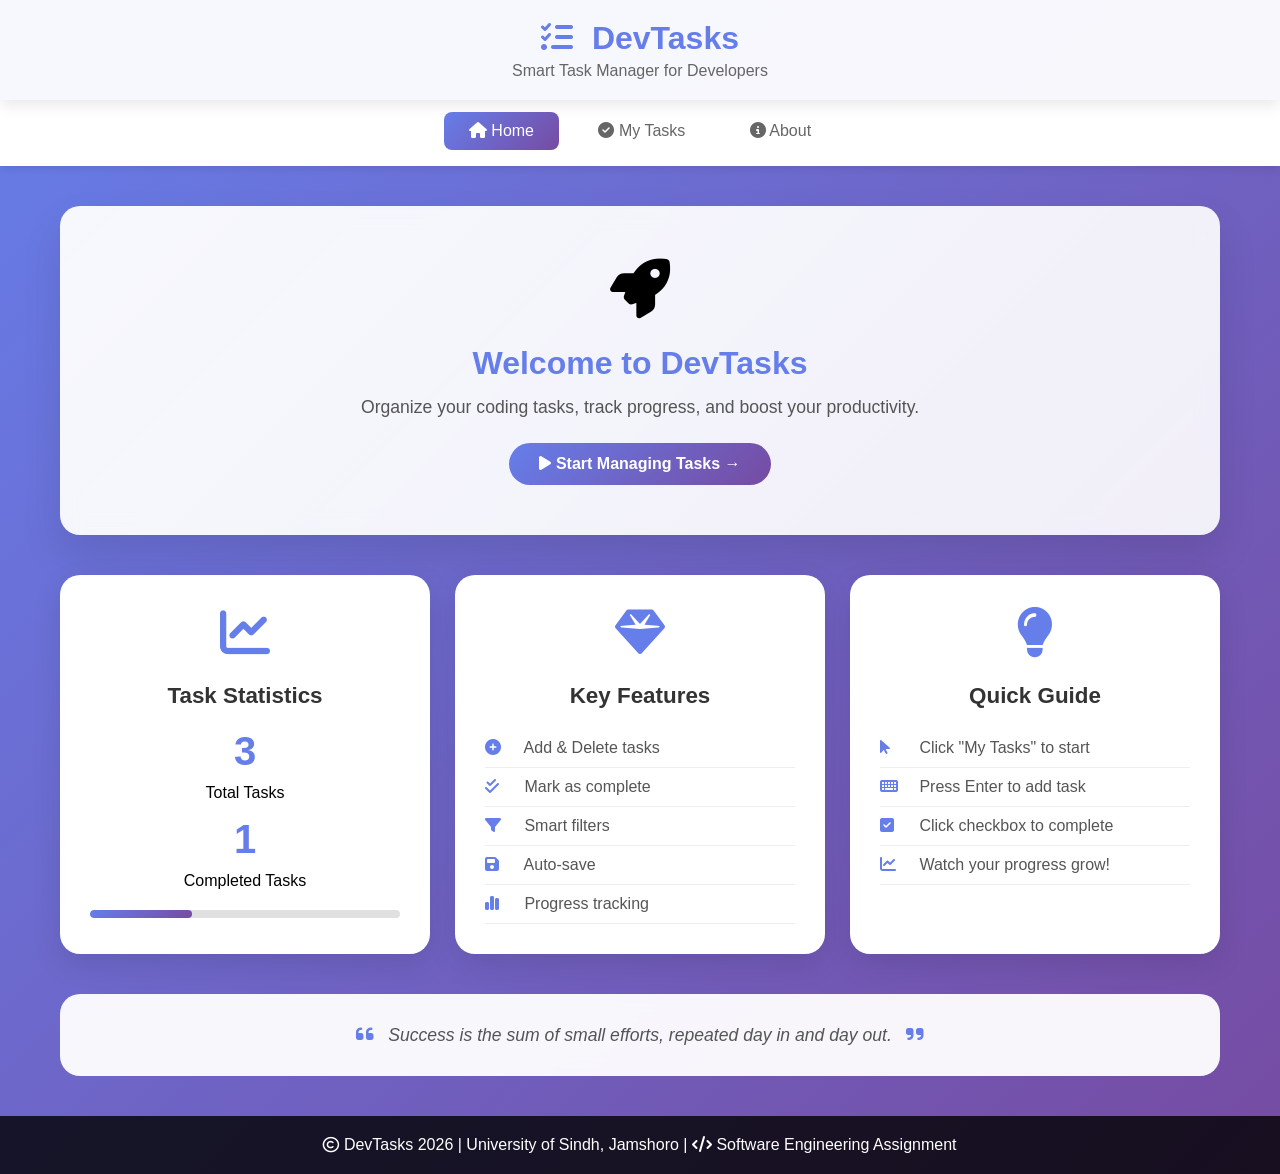
<file: index.html>
<!DOCTYPE html>
<html lang="en">
<head>
    <meta charset="UTF-8">
    <meta name="viewport" content="width=device-width, initial-scale=1.0">
    <title>DevTasks - Smart Task Manager</title>
    <link rel="icon" type="image/png" href="https://cdn-icons-png.flaticon.com/512/190/190411.png">
    <link rel="stylesheet" href="https://cdnjs.cloudflare.com/ajax/libs/font-awesome/6.4.0/css/all.min.css">
    <link rel="stylesheet" href="style.css">
</head>
<body>

    <header class="animate-slide-down">
        <h1><i class="fas fa-tasks"></i> DevTasks</h1>
        <p>Smart Task Manager for Developers</p>
    </header>

    <nav class="animate-slide-down">
        <a href="index.html" class="active"><i class="fas fa-home"></i> Home</a>
        <a href="tasks.html"><i class="fas fa-check-circle"></i> My Tasks</a>
        <a href="about.html"><i class="fas fa-info-circle"></i> About</a>
    </nav>

    <main>
        <div class="welcome-section animate-fade-in">
            <div class="welcome-icon">
                <i class="fas fa-rocket"></i>
            </div>
            <h2>Welcome to DevTasks</h2>
            <p>Organize your coding tasks, track progress, and boost your productivity.</p>
            <a href="tasks.html" class="btn pulse"><i class="fas fa-play"></i> Start Managing Tasks →</a>
        </div>

        <div class="info-grid">
            <div class="info-card animate-card" style="animation-delay: 0.1s">
                <div class="card-icon">
                    <i class="fas fa-chart-line"></i>
                </div>
                <h3>Task Statistics</h3>
                <div class="stats-display">
                    <div class="stat-number" id="totalTasks">
                        <span class="counter">0</span>
                    </div>
                    <div class="stat-label">Total Tasks</div>
                    <div class="stat-number" id="completedTasks" style="margin-top: 15px;">
                        <span class="counter">0</span>
                    </div>
                    <div class="stat-label">Completed Tasks</div>
                </div>
                <div class="progress-bar">
                    <div class="progress-fill" id="progressFill" style="width: 0%"></div>
                </div>
            </div>

            <div class="info-card animate-card" style="animation-delay: 0.2s">
                <div class="card-icon">
                    <i class="fas fa-gem"></i>
                </div>
                <h3>Key Features</h3>
                <ul>
                    <li><i class="fas fa-plus-circle"></i> Add & Delete tasks</li>
                    <li><i class="fas fa-check-double"></i> Mark as complete</li>
                    <li><i class="fas fa-filter"></i> Smart filters</li>
                    <li><i class="fas fa-save"></i> Auto-save</li>
                    <li><i class="fas fa-chart-simple"></i> Progress tracking</li>
                </ul>
            </div>

            <div class="info-card animate-card" style="animation-delay: 0.3s">
                <div class="card-icon">
                    <i class="fas fa-lightbulb"></i>
                </div>
                <h3>Quick Guide</h3>
                <ul>
                    <li><i class="fas fa-mouse-pointer"></i> Click "My Tasks" to start</li>
                    <li><i class="fas fa-keyboard"></i> Press Enter to add task</li>
                    <li><i class="fas fa-check-square"></i> Click checkbox to complete</li>
                    <li><i class="fas fa-chart-line"></i> Watch your progress grow!</li>
                </ul>
            </div>
        </div>

        <!-- Motivational Quote -->
        <div class="quote-card animate-fade-in">
            <i class="fas fa-quote-left"></i>
            <p>Success is the sum of small efforts, repeated day in and day out.</p>
            <i class="fas fa-quote-right"></i>
        </div>
    </main>

    <footer class="animate-slide-up">
        <p><i class="far fa-copyright"></i> DevTasks 2026 | University of Sindh, Jamshoro | <i class="fas fa-code"></i> Software Engineering Assignment</p>
    </footer>

    <script src="main.js"></script>
</body>
</html>
</file>
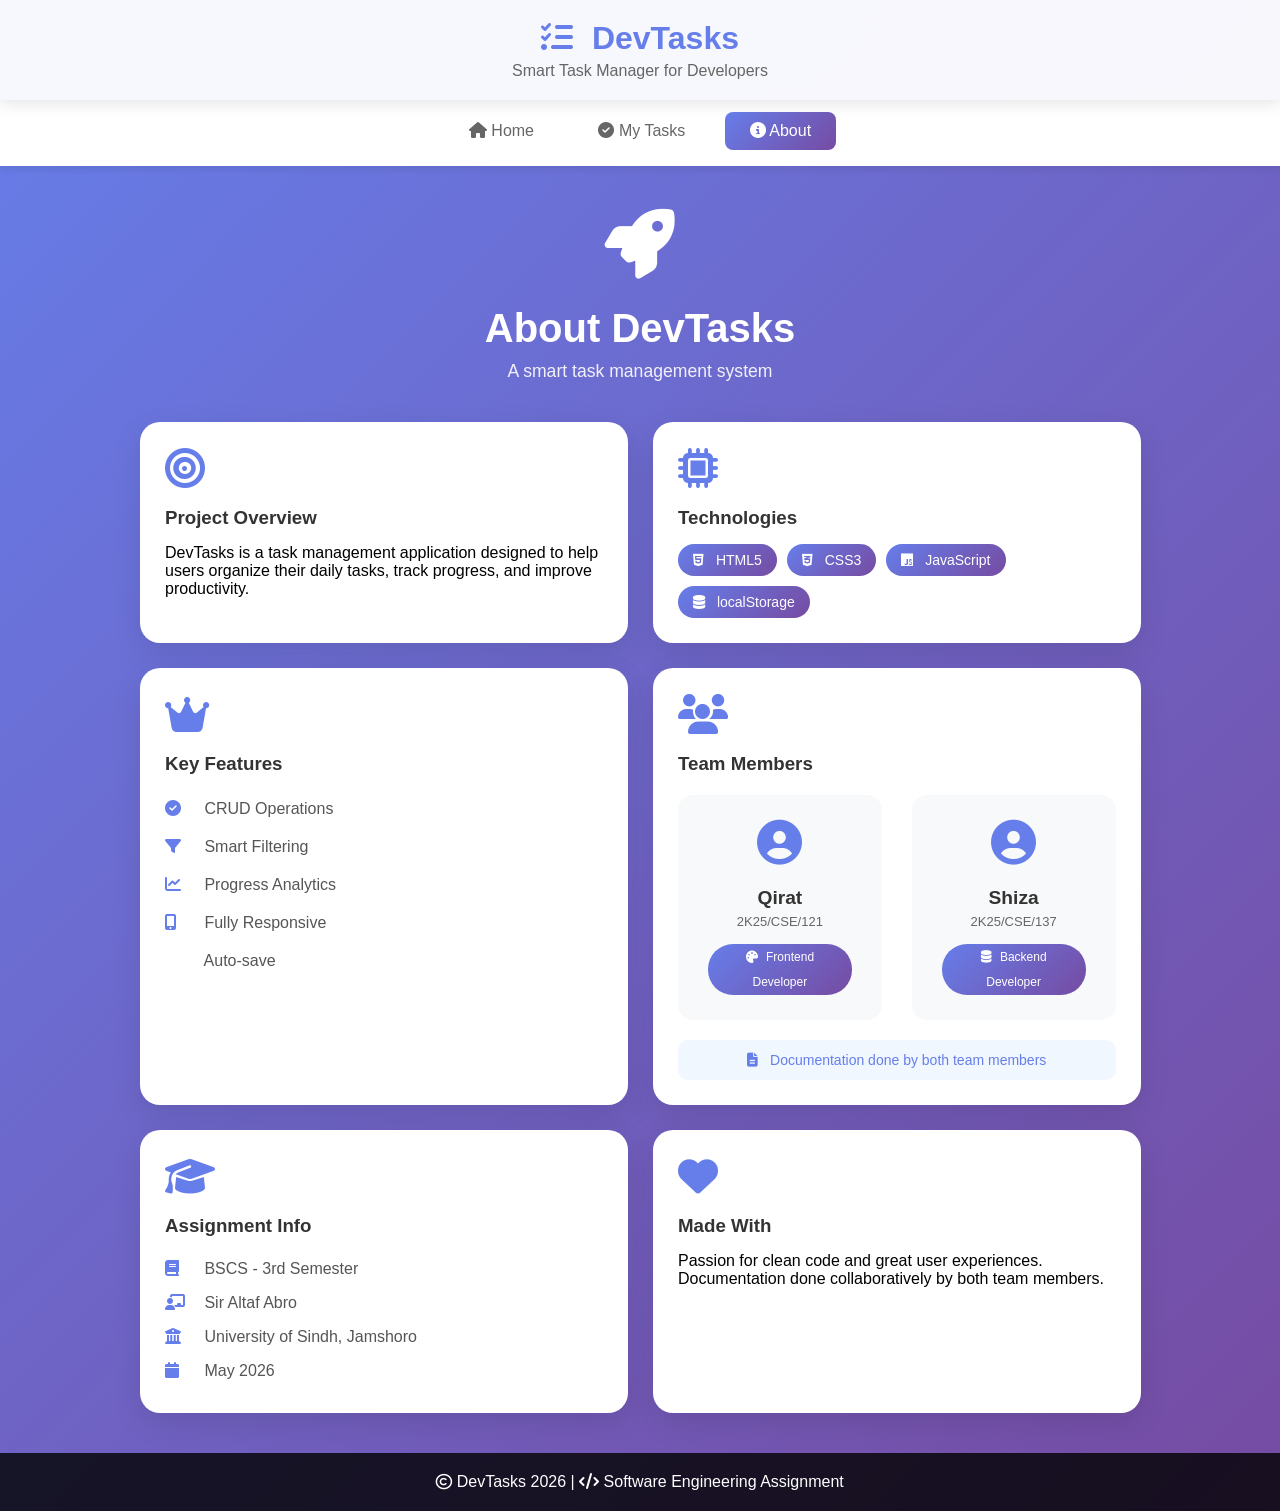
<file: about.html>
<!DOCTYPE html>
<html lang="en">
<head>
    <meta charset="UTF-8">
    <meta name="viewport" content="width=device-width, initial-scale=1.0">
    <title>DevTasks - About</title>
    <link rel="icon" type="image/png" href="https://cdn-icons-png.flaticon.com/512/190/190411.png">

    <link rel="stylesheet" href="style.css">
    <link rel="stylesheet" href="https://cdnjs.cloudflare.com/ajax/libs/font-awesome/6.4.0/css/all.min.css">
</head>
<body>

    <header class="animate-slide-down">
        <h1><i class="fas fa-tasks"></i> DevTasks</h1>
        <p>Smart Task Manager for Developers</p>
    </header>

    <nav class="animate-slide-down">
        <a href="index.html"><i class="fas fa-home"></i> Home</a>
        <a href="tasks.html"><i class="fas fa-check-circle"></i> My Tasks</a>
        <a href="about.html" class="active"><i class="fas fa-info-circle"></i> About</a>
    </nav>

    <main>
        <div class="about-container animate-fade-in">
            <div class="about-header">
                <div class="about-icon">
                    <i class="fas fa-rocket"></i>
                </div>
                <h2>About DevTasks</h2>
                <p>A smart task management system</p>
            </div>

            <div class="info-grid-about">
                <div class="info-card-about animate-card">
                    <div class="card-icon-small">
                        <i class="fas fa-bullseye"></i>
                    </div>
                    <h3>Project Overview</h3>
                    <p>DevTasks is a task management application designed to help users organize their daily tasks, track progress, and improve productivity.</p>
                </div>

                <div class="info-card-about animate-card" style="animation-delay: 0.1s">
                    <div class="card-icon-small">
                        <i class="fas fa-microchip"></i>
                    </div>
                    <h3>Technologies</h3>
                    <div class="tech-stack">
                        <span class="tech-tag"><i class="fab fa-html5"></i> HTML5</span>
                        <span class="tech-tag"><i class="fab fa-css3-alt"></i> CSS3</span>
                        <span class="tech-tag"><i class="fab fa-js"></i> JavaScript</span>
                        <span class="tech-tag"><i class="fas fa-database"></i> localStorage</span>
                    </div>
                </div>

                <div class="info-card-about animate-card" style="animation-delay: 0.2s">
                    <div class="card-icon-small">
                        <i class="fas fa-crown"></i>
                    </div>
                    <h3>Key Features</h3>
                    <ul class="feature-list-about">
                        <li><i class="fas fa-check-circle"></i> CRUD Operations</li>
                        <li><i class="fas fa-filter"></i> Smart Filtering</li>
                        <li><i class="fas fa-chart-line"></i> Progress Analytics</li>
                        <li><i class="fas fa-mobile-alt"></i> Fully Responsive</li>
                        <li><i class="fas fa-cloud-save-alt"></i> Auto-save</li>
                    </ul>
                </div>

                <div class="info-card-about animate-card" style="animation-delay: 0.3s">
                    <div class="card-icon-small">
                        <i class="fas fa-users"></i>
                    </div>
                    <h3>Team Members</h3>
                    <div class="team-members">
                        <div class="member">
                            <i class="fas fa-user-circle"></i>
                            <strong>Qirat</strong>
                            <p>2K25/CSE/121</p>
                            <span class="role-badge"><i class="fas fa-palette"></i> Frontend Developer</span>
                        </div>
                        <div class="member">
                            <i class="fas fa-user-circle"></i>
                            <strong>Shiza</strong>
                            <p>2K25/CSE/137</p>
                            <span class="role-badge"><i class="fas fa-database"></i> Backend Developer</span>
                        </div>
                    </div>
                    <div class="doc-note">
                        <i class="fas fa-file-alt"></i> Documentation done by both team members
                    </div>
                </div>

                <div class="info-card-about animate-card" style="animation-delay: 0.4s">
                    <div class="card-icon-small">
                        <i class="fas fa-graduation-cap"></i>
                    </div>
                    <h3>Assignment Info</h3>
                    <ul class="info-list">
                        <li><i class="fas fa-book"></i> BSCS - 3rd Semester</li>
                        <li><i class="fas fa-chalkboard-teacher"></i> Sir Altaf Abro</li>
                        <li><i class="fas fa-university"></i> University of Sindh, Jamshoro</li>
                        <li><i class="fas fa-calendar"></i> May 2026</li>
                    </ul>
                </div>

                <div class="info-card-about animate-card" style="animation-delay: 0.5s">
                    <div class="card-icon-small">
                        <i class="fas fa-heart"></i>
                    </div>
                    <h3>Made With</h3>
                    <p>Passion for clean code and great user experiences. Documentation done collaboratively by both team members.</p>
                </div>
            </div>
        </div>
    </main>

    <footer>
        <p><i class="far fa-copyright"></i> DevTasks 2026 | <i class="fas fa-code"></i> Software Engineering Assignment</p>
    </footer>
</body>
</html>
</file>
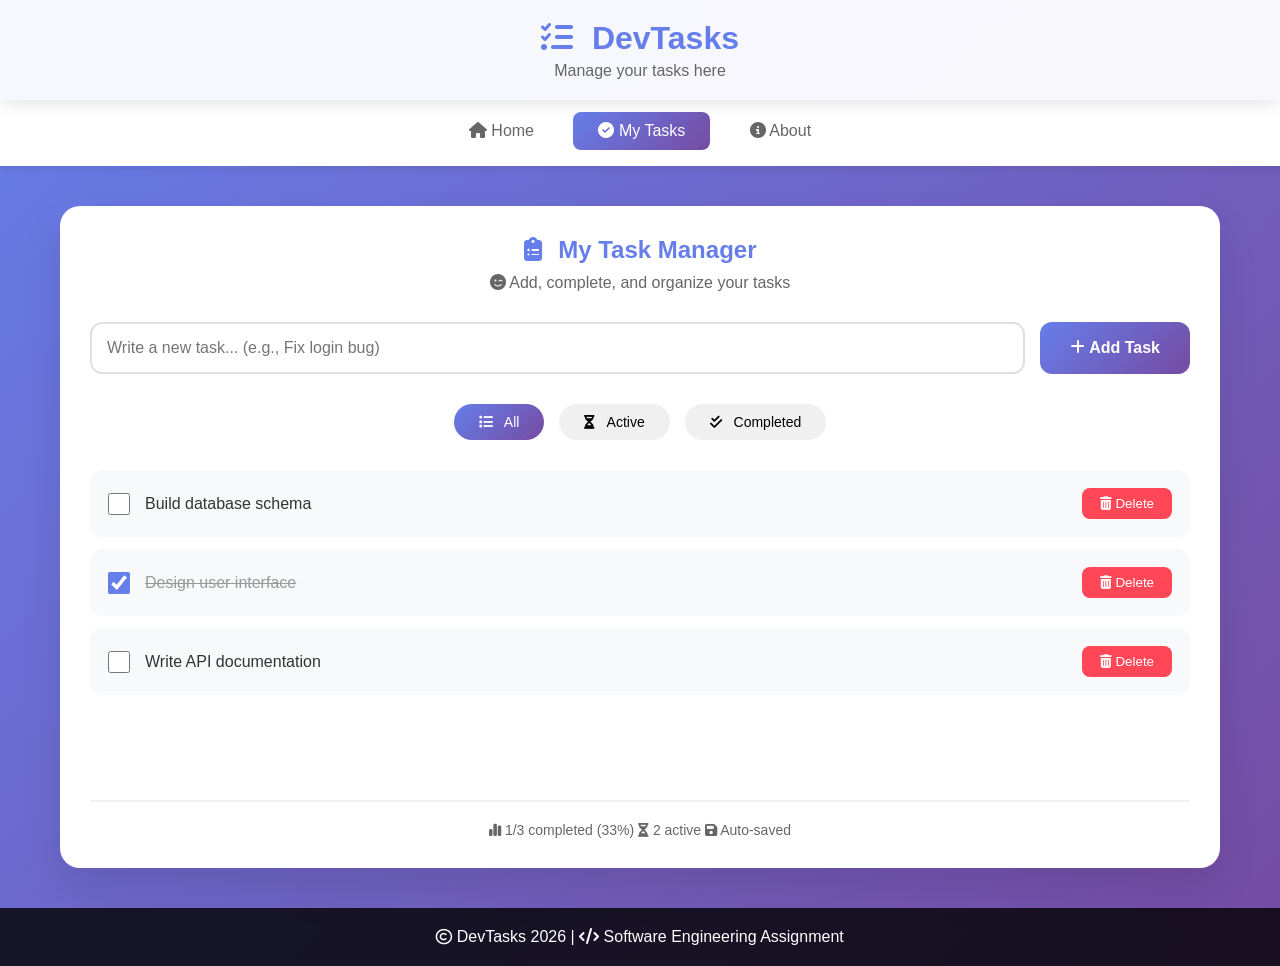
<file: tasks.html>
<!DOCTYPE html>
<html lang="en">
<head>
    <meta charset="UTF-8">
    <meta name="viewport" content="width=device-width, initial-scale=1.0">
    <title>DevTasks - Smart Task Manager</title>
    <link rel="icon" type="image/png" href="https://cdn-icons-png.flaticon.com/512/190/190411.png">

    <link rel="stylesheet" href="style.css">
    <link rel="stylesheet" href="https://cdnjs.cloudflare.com/ajax/libs/font-awesome/6.4.0/css/all.min.css">
</head>
<body>

    <header class="animate-slide-down">
        <h1><i class="fas fa-tasks"></i> DevTasks</h1>
        <p>Manage your tasks here</p>
    </header>

    <nav class="animate-slide-down">
        <a href="index.html"><i class="fas fa-home"></i> Home</a>
        <a href="tasks.html" class="active"><i class="fas fa-check-circle"></i> My Tasks</a>
        <a href="about.html"><i class="fas fa-info-circle"></i> About</a>
    </nav>

    <main>
        <div class="task-container animate-fade-in">
            <div class="task-header">
                <h2><i class="fas fa-clipboard-list"></i> My Task Manager</h2>
                <div class="subtitle"><i class="fas fa-smile-wink"></i> Add, complete, and organize your tasks</div>
            </div>

            <div class="add-task">
                <input type="text" id="taskInput" placeholder="Write a new task... (e.g., Fix login bug)">
                <button id="addBtn" class="btn-glow">
                    <i class="fas fa-plus"></i> Add Task
                </button>
            </div>

            <div class="filters">
                <button class="filter-btn active" data-filter="all">
                    <i class="fas fa-list"></i> All
                </button>
                <button class="filter-btn" data-filter="active">
                    <i class="fas fa-hourglass-half"></i> Active
                </button>
                <button class="filter-btn" data-filter="completed">
                    <i class="fas fa-check-double"></i> Completed
                </button>
            </div>

            <ul class="task-list" id="taskList"></ul>

            <div class="stats" id="stats">
                <i class="fas fa-chart-simple"></i> Loading...
            </div>
        </div>
    </main>

    <footer>
        <p><i class="far fa-copyright"></i> DevTasks 2026 | <i class="fas fa-code"></i> Software Engineering Assignment</p>
    </footer>

    <script src="tasks.js"></script>
</body>
</html>
</file>
<file: style.css>
/* ========== RESET & BASE ========== */
* {
    margin: 0;
    padding: 0;
    box-sizing: border-box;
}

body {
    font-family: 'Segoe UI', Tahoma, Geneva, Verdana, sans-serif;
    background: linear-gradient(135deg, #667eea 0%, #764ba2 100%);
    min-height: 100vh;
}

/* ========== ANIMATIONS ========== */
@keyframes slideDown {
    from {
        opacity: 0;
        transform: translateY(-50px);
    }
    to {
        opacity: 1;
        transform: translateY(0);
    }
}

@keyframes slideUp {
    from {
        opacity: 0;
        transform: translateY(50px);
    }
    to {
        opacity: 1;
        transform: translateY(0);
    }
}

@keyframes fadeIn {
    from {
        opacity: 0;
        transform: scale(0.95);
    }
    to {
        opacity: 1;
        transform: scale(1);
    }
}

@keyframes cardHover {
    0% {
        transform: translateY(0);
    }
    100% {
        transform: translateY(-10px);
    }
}

@keyframes pulse {
    0% {
        transform: scale(1);
        box-shadow: 0 0 0 0 rgba(255, 255, 255, 0.7);
    }
    70% {
        transform: scale(1.05);
        box-shadow: 0 0 0 10px rgba(255, 255, 255, 0);
    }
    100% {
        transform: scale(1);
        box-shadow: 0 0 0 0 rgba(255, 255, 255, 0);
    }
}

@keyframes shake {
    0%, 100% { transform: translateX(0); }
    25% { transform: translateX(-5px); }
    75% { transform: translateX(5px); }
}

@keyframes spin {
    from { transform: rotate(0deg); }
    to { transform: rotate(360deg); }
}

@keyframes bounce {
    0%, 100% { transform: translateY(0); }
    50% { transform: translateY(-10px); }
}

/* Animation Classes */
.animate-slide-down {
    animation: slideDown 0.6s ease-out;
}

.animate-slide-up {
    animation: slideUp 0.6s ease-out;
}

.animate-fade-in {
    animation: fadeIn 0.8s ease-out;
}

.animate-card {
    animation: fadeIn 0.6s ease-out forwards;
    opacity: 0;
}

.animate-card {
    animation: fadeIn 0.6s ease-out forwards;
    opacity: 0;
}

.pulse {
    animation: pulse 2s infinite;
}

.pulse:hover {
    animation: none;
}

/* ========== HEADER ========== */
header {
    background: rgba(255, 255, 255, 0.95);
    padding: 20px;
    text-align: center;
    backdrop-filter: blur(10px);
    box-shadow: 0 4px 15px rgba(0,0,0,0.1);
}

header h1 {
    color: #667eea;
    font-size: 2rem;
}

header h1 i {
    margin-right: 10px;
    animation: spin 0.5s ease;
}

header p {
    color: #666;
    margin-top: 5px;
}

/* ========== NAVIGATION ========== */
nav {
    background: white;
    padding: 12px;
    text-align: center;
    box-shadow: 0 2px 10px rgba(0,0,0,0.1);
}

nav a {
    color: #666;
    text-decoration: none;
    padding: 10px 25px;
    margin: 0 5px;
    border-radius: 8px;
    transition: all 0.3s ease;
    display: inline-block;
    position: relative;
    overflow: hidden;
}

nav a:before {
    content: '';
    position: absolute;
    bottom: 0;
    left: 0;
    width: 100%;
    height: 3px;
    background: linear-gradient(135deg, #667eea, #764ba2);
    transform: translateX(-100%);
    transition: transform 0.3s ease;
}

nav a:hover:before {
    transform: translateX(0);
}

nav a:hover {
    color: #667eea;
    transform: translateY(-2px);
}

nav a.active {
    background: linear-gradient(135deg, #667eea, #764ba2);
    color: white;
}

nav a.active:before {
    display: none;
}

/* ========== MAIN CONTENT ========== */
main {
    max-width: 1200px;
    margin: 40px auto;
    padding: 0 20px;
}

/* ========== WELCOME SECTION ========== */
.welcome-section {
    background: linear-gradient(135deg, rgba(255,255,255,0.95), rgba(255,255,255,0.9));
    backdrop-filter: blur(10px);
    padding: 50px;
    border-radius: 20px;
    text-align: center;
    margin-bottom: 40px;
    box-shadow: 0 20px 40px rgba(0,0,0,0.1);
    transition: all 0.3s ease;
}

.welcome-section:hover {
    transform: translateY(-5px);
    box-shadow: 0 25px 50px rgba(0,0,0,0.15);
}

.welcome-icon {
    font-size: 60px;
    margin-bottom: 20px;
    animation: bounce 2s infinite;
}

.welcome-section h2 {
    color: #667eea;
    font-size: 2rem;
    margin-bottom: 15px;
}

.welcome-section p {
    color: #555;
    font-size: 1.1rem;
    margin-bottom: 25px;
}

.btn {
    background: linear-gradient(135deg, #667eea, #764ba2);
    color: white;
    padding: 12px 30px;
    text-decoration: none;
    border-radius: 50px;
    font-weight: bold;
    display: inline-block;
    transition: all 0.3s ease;
    border: none;
    cursor: pointer;
}

.btn:hover {
    transform: translateY(-3px);
    box-shadow: 0 10px 20px rgba(102, 126, 234, 0.4);
}

/* ========== INFO GRID ========== */
.info-grid {
    display: grid;
    grid-template-columns: repeat(auto-fit, minmax(320px, 1fr));
    gap: 25px;
    margin-bottom: 40px;
}

.info-card {
    background: white;
    padding: 30px;
    border-radius: 20px;
    box-shadow: 0 10px 30px rgba(0,0,0,0.1);
    transition: all 0.3s ease;
    text-align: center;
    opacity: 0;
    animation: fadeIn 0.6s ease-out forwards;
}

.info-card:hover {
    transform: translateY(-10px);
    box-shadow: 0 20px 40px rgba(0,0,0,0.15);
}

.card-icon {
    font-size: 50px;
    color: #667eea;
    margin-bottom: 20px;
}

.info-card h3 {
    color: #333;
    margin-bottom: 20px;
    font-size: 1.4rem;
}

.info-card ul {
    list-style: none;
    text-align: left;
}

.info-card ul li {
    padding: 10px 0;
    color: #555;
    border-bottom: 1px solid #eee;
}

.info-card ul li i {
    color: #667eea;
    margin-right: 10px;
    width: 25px;
}

/* Progress Bar */
.progress-bar {
    width: 100%;
    height: 8px;
    background: #e0e0e0;
    border-radius: 10px;
    margin-top: 20px;
    overflow: hidden;
}

.progress-fill {
    height: 100%;
    background: linear-gradient(135deg, #667eea, #764ba2);
    border-radius: 10px;
    transition: width 0.5s ease;
    width: 0%;
}

/* Stats Display */
.stats-display {
    text-align: center;
}

.stat-number {
    font-size: 2.5rem;
    font-weight: bold;
    color: #667eea;
    margin: 10px 0;
}

.counter {
    display: inline-block;
}

/* Quote Card */
.quote-card {
    background: rgba(255,255,255,0.95);
    backdrop-filter: blur(10px);
    padding: 30px;
    border-radius: 20px;
    text-align: center;
    margin-top: 20px;
    font-style: italic;
    color: #555;
}

.quote-card i {
    color: #667eea;
    margin: 0 10px;
    font-size: 20px;
}

.quote-card p {
    display: inline;
    font-size: 1.1rem;
}

/* ========== TASK MANAGER STYLES ========== */
.task-container {
    background: white;
    border-radius: 20px;
    padding: 30px;
    box-shadow: 0 20px 40px rgba(0,0,0,0.1);
    transition: all 0.3s ease;
}

.task-header {
    text-align: center;
    margin-bottom: 30px;
}

.task-header h2 {
    color: #667eea;
    margin-bottom: 10px;
}

.task-header h2 i {
    margin-right: 10px;
}

.subtitle {
    color: #666;
}

.add-task {
    display: flex;
    gap: 15px;
    margin-bottom: 30px;
}

#taskInput {
    flex: 1;
    padding: 15px;
    border: 2px solid #e0e0e0;
    border-radius: 12px;
    font-size: 16px;
    transition: all 0.3s ease;
}

#taskInput:focus {
    outline: none;
    border-color: #667eea;
    box-shadow: 0 0 0 3px rgba(102, 126, 234, 0.1);
}

#addBtn {
    background: linear-gradient(135deg, #667eea, #764ba2);
    color: white;
    border: none;
    padding: 15px 30px;
    border-radius: 12px;
    cursor: pointer;
    font-size: 16px;
    font-weight: bold;
    transition: all 0.3s ease;
}

#addBtn:hover {
    transform: translateY(-2px);
    box-shadow: 0 10px 20px rgba(102, 126, 234, 0.3);
}

.btn-glow {
    animation: pulse 2s infinite;
}

.btn-glow:hover {
    animation: none;
}

/* Filters */
.filters {
    display: flex;
    gap: 15px;
    margin-bottom: 30px;
    justify-content: center;
}

.filter-btn {
    padding: 10px 25px;
    border: none;
    background: #f0f0f0;
    border-radius: 50px;
    cursor: pointer;
    font-size: 14px;
    transition: all 0.3s ease;
}

.filter-btn i {
    margin-right: 8px;
}

.filter-btn:hover {
    background: #e0e0e0;
    transform: translateY(-2px);
}

.filter-btn.active {
    background: linear-gradient(135deg, #667eea, #764ba2);
    color: white;
}

/* Task List */
.task-list {
    list-style: none;
    margin-bottom: 30px;
    min-height: 300px;
}

.task-item {
    background: #f8f9fa;
    padding: 18px;
    margin-bottom: 12px;
    border-radius: 12px;
    display: flex;
    align-items: center;
    gap: 15px;
    transition: all 0.3s ease;
    animation: slideDown 0.3s ease;
}

.task-item:hover {
    background: #f0f0f0;
    transform: translateX(5px);
}

.task-checkbox {
    width: 22px;
    height: 22px;
    cursor: pointer;
    accent-color: #667eea;
}

.task-text {
    flex: 1;
    font-size: 16px;
    color: #333;
    transition: all 0.3s ease;
}

.task-text.completed {
    text-decoration: line-through;
    color: #999;
}

.delete-btn {
    background: #ff4757;
    color: white;
    border: none;
    padding: 8px 18px;
    border-radius: 8px;
    cursor: pointer;
    transition: all 0.3s ease;
}

.delete-btn:hover {
    background: #ff3838;
    transform: scale(1.05);
    animation: shake 0.3s ease;
}

.empty-state {
    text-align: center;
    padding: 60px 20px;
    color: #999;
}

.empty-state i {
    font-size: 60px;
    margin-bottom: 20px;
    opacity: 0.5;
}

.stats {
    padding-top: 20px;
    border-top: 2px solid #f0f0f0;
    text-align: center;
    color: #666;
    font-size: 14px;
}

/* ========== ABOUT PAGE STYLES ========== */
.about-container {
    max-width: 1000px;
    margin: 0 auto;
}

.about-header {
    text-align: center;
    margin-bottom: 40px;
    color: white;
}

.about-icon {
    font-size: 70px;
    margin-bottom: 20px;
    animation: bounce 2s infinite;
}

.about-header h2 {
    font-size: 2.5rem;
    margin-bottom: 10px;
}

.about-header p {
    font-size: 1.1rem;
    opacity: 0.9;
}

.info-grid-about {
    display: grid;
    grid-template-columns: repeat(auto-fit, minmax(320px, 1fr));
    gap: 25px;
}

.info-card-about {
    background: white;
    padding: 25px;
    border-radius: 20px;
    box-shadow: 0 10px 30px rgba(0,0,0,0.1);
    transition: all 0.3s ease;
    opacity: 0;
    animation: fadeIn 0.6s ease-out forwards;
}

.info-card-about:hover {
    transform: translateY(-5px);
    box-shadow: 0 20px 40px rgba(0,0,0,0.15);
}

.card-icon-small {
    font-size: 40px;
    color: #667eea;
    margin-bottom: 15px;
}

.info-card-about h3 {
    color: #333;
    margin-bottom: 15px;
}

.tech-stack {
    display: flex;
    flex-wrap: wrap;
    gap: 10px;
}

.tech-tag {
    background: linear-gradient(135deg, #667eea, #764ba2);
    color: white;
    padding: 8px 15px;
    border-radius: 50px;
    font-size: 14px;
}

.tech-tag i {
    margin-right: 8px;
}

.feature-list-about {
    list-style: none;
}

.feature-list-about li {
    padding: 10px 0;
    color: #555;
}

.feature-list-about li i {
    color: #667eea;
    margin-right: 10px;
    width: 25px;
}

/* ========== TEAM SECTION - CENTERED SIDE BY SIDE ========== */
.team-members {
    display: flex;
    justify-content: center;
    align-items: center;
    gap: 30px;
    flex-wrap: wrap;
    margin: 20px 0;
}

.member {
    background: #f8f9fa;
    padding: 25px 30px;
    border-radius: 15px;
    text-align: center;
    min-width: 200px;
    flex: 1;
    max-width: 260px;
    transition: all 0.3s ease;
}

.member:hover {
    transform: translateY(-5px);
    box-shadow: 0 10px 20px rgba(0,0,0,0.1);
}

.member i {
    font-size: 45px;
    color: #667eea;
    margin-bottom: 12px;
}

.member strong {
    display: block;
    color: #333;
    font-size: 1.2rem;
    margin: 10px 0 5px;
}

.member p {
    color: #666;
    margin: 5px 0;
    font-size: 13px;
}

.role-badge {
    display: inline-block;
    background: linear-gradient(135deg, #667eea, #764ba2);
    color: white;
    padding: 6px 15px;
    border-radius: 25px;
    font-size: 12px;
    margin-top: 10px;
}

.role-badge i {
    font-size: 12px;
    margin-right: 5px;
    color: white;
}

/* Documentation note */
.doc-note {
    text-align: center;
    margin-top: 20px;
    padding: 12px;
    background: #f0f7ff;
    border-radius: 10px;
    color: #667eea;
    font-size: 14px;
}

.doc-note i {
    margin-right: 8px;
}

/* ========== INFO LIST ========== */
.info-list {
    list-style: none;
}

.info-list li {
    padding: 8px 0;
    color: #555;
}

.info-list li i {
    color: #667eea;
    margin-right: 10px;
    width: 25px;
}

/* ========== FOOTER ========== */
footer {
    background: rgba(0,0,0,0.8);
    color: white;
    text-align: center;
    padding: 20px;
    margin-top: 40px;
}

/* ========== RESPONSIVE ========== */
@media (max-width: 768px) {
    header h1 { font-size: 1.5rem; }
    nav a { padding: 8px 12px; font-size: 14px; }
    main { margin: 20px auto; }
    .task-container { padding: 20px; }
    .add-task { flex-direction: column; }
    #addBtn { width: 100%; }
    .info-grid, .info-grid-about { grid-template-columns: 1fr; }
    .welcome-section { padding: 30px; }
    .welcome-section h2 { font-size: 1.5rem; }
    .filters { flex-wrap: wrap; }
    .filter-btn { padding: 8px 16px; font-size: 12px; }
    
    /* Team section responsive - stacks on mobile */
    .team-members {
        flex-direction: column;
        align-items: center;
    }
    
    .member {
        width: 100%;
        max-width: 280px;
    }
}
</file>
